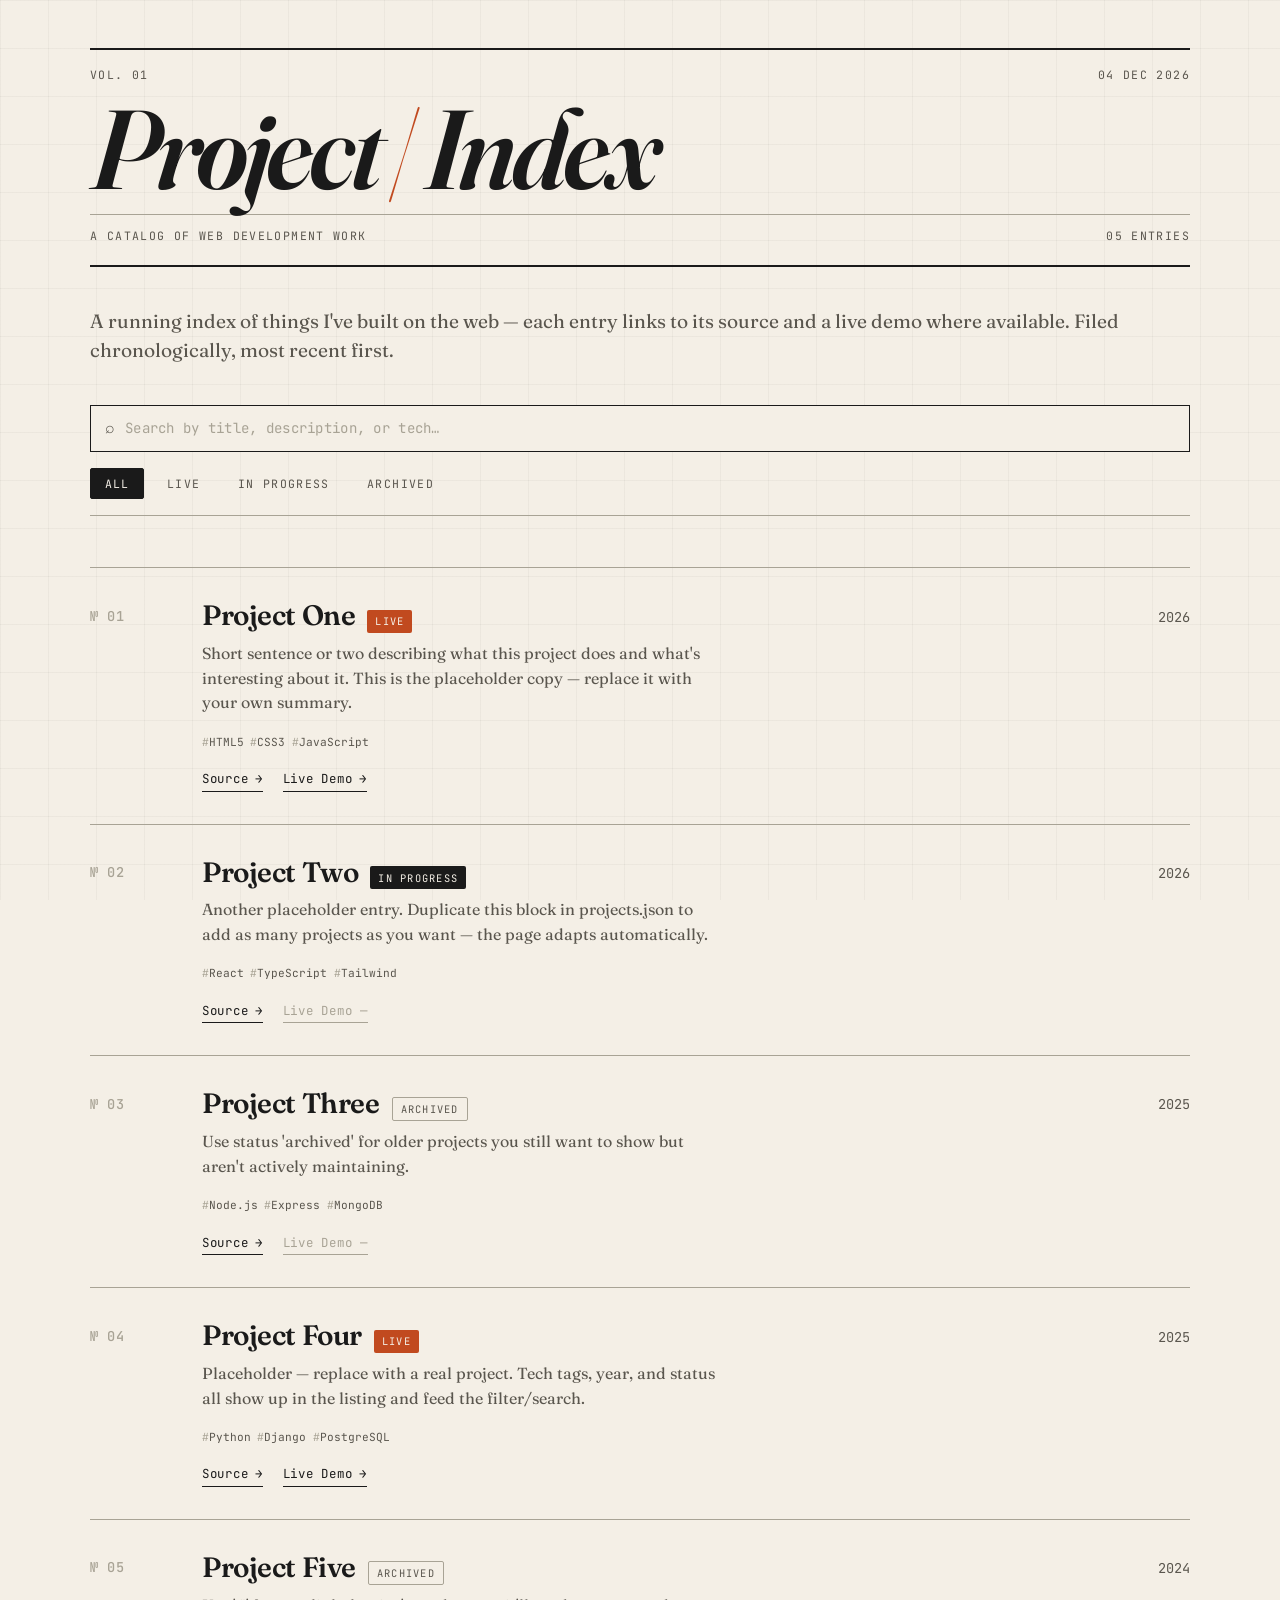
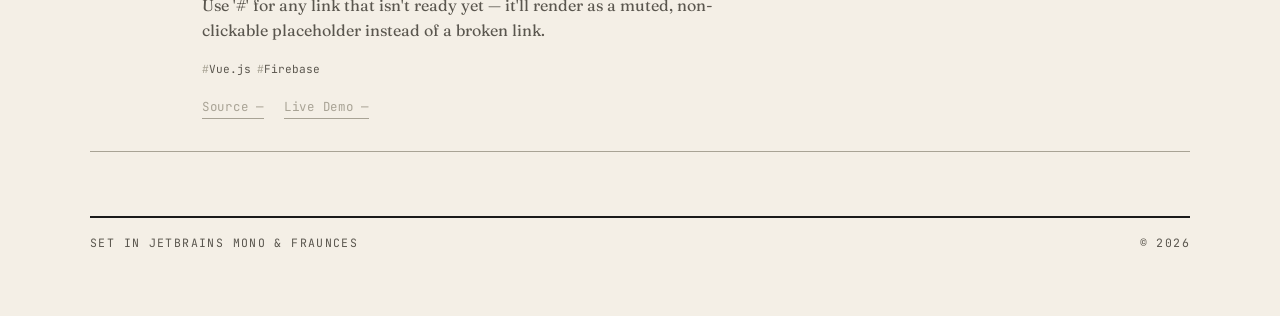
<file: index.html>
<!doctype html>
<html lang="en">
  <head>
    <meta charset="UTF-8" />
    <meta name="viewport" content="width=device-width, initial-scale=1.0" />
    <meta
      name="description"
      content="A catalog of web development projects — source code and live demos."
    />
    <title>Project Index</title>

    <!-- Fonts: editorial pairing — JetBrains Mono (display/meta) + Fraunces (body) -->
    <link rel="preconnect" href="https://fonts.googleapis.com" />
    <link rel="preconnect" href="https://fonts.gstatic.com" crossorigin />
    <link
      href="https://fonts.googleapis.com/css2?family=JetBrains+Mono:wght@400;500;700&family=Fraunces:ital,opsz,wght@0,9..144,400;0,9..144,600;1,9..144,400&display=swap"
      rel="stylesheet"
    />

    <link rel="stylesheet" href="style.css" />
  </head>

  <body>
    <!-- Decorative grid overlay -->
    <div class="grid-bg" aria-hidden="true"></div>

    <!-- ====================================================================
         MASTHEAD: identity + meta
    ==================================================================== -->
    <header class="masthead">
      <div class="masthead__row">
        <span class="masthead__label">Vol. 01</span>
        <span class="masthead__label masthead__label--right" id="today"></span>
      </div>

      <h1 class="title">
        Project<span class="title__slash">/</span>Index
      </h1>

      <div class="masthead__row masthead__row--meta">
        <span class="masthead__label">A catalog of web development work</span>
        <span class="masthead__label masthead__label--right">
          <span id="project-count">—</span> entries
        </span>
      </div>
    </header>

    <!-- ====================================================================
         INTRO: short lead paragraph
    ==================================================================== -->
    <section class="lead">
      <p>
        A running index of things I've built on the web — each entry links
        to its source and a live demo where available. Filed chronologically,
        most recent first.
      </p>
    </section>

    <!-- ====================================================================
         CONTROLS: search + filters
    ==================================================================== -->
    <section class="controls" aria-label="Search and filter projects">
      <div class="search">
        <span class="search__label" aria-hidden="true">⌕</span>
        <input
          type="search"
          id="search"
          class="search__input"
          placeholder="Search by title, description, or tech…"
          aria-label="Search projects"
          autocomplete="off"
        />
        <button
          type="button"
          class="search__clear"
          id="search-clear"
          aria-label="Clear search"
          hidden
        >×</button>
      </div>

      <div class="filters" role="tablist" aria-label="Filter by status">
        <button class="filter is-active" data-filter="all">All</button>
        <button class="filter" data-filter="live">Live</button>
        <button class="filter" data-filter="wip">In Progress</button>
        <button class="filter" data-filter="archived">Archived</button>
      </div>
    </section>

    <!-- Result count / status line -->
    <p class="result-line" id="result-line" aria-live="polite"></p>

    <!-- ====================================================================
         PROJECT LIST: populated from projects.json
    ==================================================================== -->
    <main class="catalog" id="catalog">
      <!-- JS injects <article class="entry"> items here -->
    </main>

    <!-- Shown when filter/search yields no matches -->
    <div class="empty-state" id="empty-state" hidden>
      <p class="empty-state__title">No entries match.</p>
      <p class="empty-state__hint">Try a different search or clear the filters.</p>
    </div>

    <!-- Shown while projects.json loads (covers slow networks / file:// issues) -->
    <div class="loading-state" id="loading-state">
      <p>Loading catalog…</p>
    </div>

    <!-- ====================================================================
         FOOTER
    ==================================================================== -->
    <footer class="colophon">
      <div class="colophon__row">
        <span>Set in JetBrains Mono &amp; Fraunces</span>
        <span>© <span id="year"></span></span>
      </div>
    </footer>

    <script src="app.js"></script>
  </body>
</html>
</file>
<file: style.css>
/* ============================================================================
   PROJECT INDEX — stylesheet
   Aesthetic: editorial / technical journal
     - Warm off-white paper with a subtle grid underlay
     - Mono for metadata and headings; serif for reading prose
     - High-contrast ink with a single accent (burnt orange)
     - Index-card project entries with rule lines, not boxes
   ============================================================================ */

:root {
  /* Palette — warm, paper-like, with a single editorial accent */
  --paper:       #f4efe6;
  --paper-deep:  #ece5d8;
  --ink:         #1a1a1a;
  --ink-soft:    #5a564e;
  --ink-faint:   #a8a395;
  --rule:        #1a1a1a;
  --accent:      #c14a1f;   /* burnt orange */
  --accent-soft: #e8d9c8;

  /* Type */
  --font-mono:   "JetBrains Mono", ui-monospace, SFMono-Regular, Consolas, monospace;
  --font-serif:  "Fraunces", Georgia, "Times New Roman", serif;

  /* Rhythm */
  --page-pad:    clamp(1.25rem, 4vw, 3rem);
  --max-w:       1100px;
}

* { box-sizing: border-box; }

html, body { margin: 0; padding: 0; }

body {
  background: var(--paper);
  color: var(--ink);
  font-family: var(--font-serif);
  font-size: 17px;
  line-height: 1.55;
  -webkit-font-smoothing: antialiased;
  min-height: 100vh;
  padding: var(--page-pad);
  padding-bottom: 4rem;
  position: relative;
  overflow-x: hidden;
}

/* ---------------------------------------------------------------------------
   Decorative grid background — subtle, full-viewport
--------------------------------------------------------------------------- */
.grid-bg {
  position: fixed;
  inset: 0;
  background-image:
    linear-gradient(to right, rgba(26, 26, 26, 0.035) 1px, transparent 1px),
    linear-gradient(to bottom, rgba(26, 26, 26, 0.035) 1px, transparent 1px);
  background-size: 48px 48px;
  pointer-events: none;
  z-index: 0;
}

body > *:not(.grid-bg) {
  position: relative;
  z-index: 1;
  max-width: var(--max-w);
  margin-left: auto;
  margin-right: auto;
}

/* ---------------------------------------------------------------------------
   MASTHEAD
--------------------------------------------------------------------------- */
.masthead {
  border-top: 2px solid var(--rule);
  border-bottom: 2px solid var(--rule);
  padding: 1rem 0 1.25rem;
  margin-bottom: 2.5rem;
}

.masthead__row {
  display: flex;
  justify-content: space-between;
  align-items: baseline;
  gap: 1rem;
}

.masthead__row--meta {
  border-top: 1px solid var(--ink-faint);
  padding-top: 0.75rem;
  margin-top: 0.75rem;
}

.masthead__label {
  font-family: var(--font-mono);
  font-size: 0.72rem;
  letter-spacing: 0.12em;
  text-transform: uppercase;
  color: var(--ink-soft);
}

.masthead__label--right { text-align: right; }

.title {
  font-family: var(--font-serif);
  font-weight: 600;
  font-size: clamp(3rem, 10vw, 7rem);
  line-height: 0.95;
  letter-spacing: -0.035em;
  margin: 0.75rem 0 0.5rem;
  font-style: italic;
}

.title__slash {
  color: var(--accent);
  font-style: normal;
  font-weight: 400;
  padding: 0 0.05em;
}

/* ---------------------------------------------------------------------------
   LEAD PARAGRAPH
--------------------------------------------------------------------------- */
.lead {
  max-width: 42em;
  margin-bottom: 2.5rem;
}

.lead p {
  font-size: 1.2rem;
  line-height: 1.5;
  color: var(--ink-soft);
  margin: 0;
}

/* ---------------------------------------------------------------------------
   CONTROLS: search + filters
--------------------------------------------------------------------------- */
.controls {
  display: flex;
  flex-direction: column;
  gap: 1rem;
  margin-bottom: 1rem;
  padding-bottom: 1rem;
  border-bottom: 1px solid var(--ink-faint);
}

/* Search ------------------------------------------------------------------ */
.search {
  position: relative;
  display: flex;
  align-items: center;
  border: 1.5px solid var(--ink);
  background: var(--paper);
  transition: border-color 160ms ease;
}

.search:focus-within {
  border-color: var(--accent);
}

.search__label {
  font-family: var(--font-mono);
  font-size: 1rem;
  color: var(--ink-soft);
  padding: 0 0 0 0.85rem;
  user-select: none;
}

.search__input {
  flex: 1;
  border: 0;
  background: transparent;
  padding: 0.85rem 0.85rem 0.85rem 0.65rem;
  font-family: var(--font-mono);
  font-size: 0.88rem;
  color: var(--ink);
  outline: none;
  letter-spacing: 0.02em;
}

.search__input::placeholder {
  color: var(--ink-faint);
}

/* Hide native search "X" in Chrome/Safari — we use our own */
.search__input::-webkit-search-cancel-button,
.search__input::-webkit-search-decoration { -webkit-appearance: none; appearance: none; }

.search__clear {
  background: transparent;
  border: 0;
  color: var(--ink-soft);
  font-size: 1.35rem;
  line-height: 1;
  padding: 0 0.85rem;
  cursor: pointer;
  transition: color 160ms ease;
}

.search__clear:hover { color: var(--accent); }

/* Filters ----------------------------------------------------------------- */
.filters {
  display: flex;
  gap: 0.5rem;
  flex-wrap: wrap;
}

.filter {
  font-family: var(--font-mono);
  font-size: 0.72rem;
  letter-spacing: 0.12em;
  text-transform: uppercase;
  background: transparent;
  color: var(--ink-soft);
  border: 1px solid transparent;
  padding: 0.45rem 0.85rem;
  cursor: pointer;
  border-radius: 2px;
  transition: all 160ms ease;
}

.filter:hover {
  color: var(--ink);
  background: var(--paper-deep);
}

.filter.is-active {
  background: var(--ink);
  color: var(--paper);
  border-color: var(--ink);
}

/* ---------------------------------------------------------------------------
   RESULT LINE
--------------------------------------------------------------------------- */
.result-line {
  font-family: var(--font-mono);
  font-size: 0.7rem;
  letter-spacing: 0.12em;
  text-transform: uppercase;
  color: var(--ink-soft);
  margin: 0 0 1.5rem;
  min-height: 1em;
}

/* ---------------------------------------------------------------------------
   CATALOG — project entries
--------------------------------------------------------------------------- */
.catalog {
  list-style: none;
  padding: 0;
  margin: 0;
}

.entry {
  display: grid;
  grid-template-columns: 80px 1fr auto;
  gap: 2rem;
  padding: 2rem 0;
  border-bottom: 1px solid var(--ink-faint);
  align-items: start;
  position: relative;
  animation: entry-in 400ms ease both;
}

.entry:first-child {
  border-top: 1px solid var(--ink-faint);
}

/* Staggered entry reveal */
.entry:nth-child(1) { animation-delay: 0ms; }
.entry:nth-child(2) { animation-delay: 60ms; }
.entry:nth-child(3) { animation-delay: 120ms; }
.entry:nth-child(4) { animation-delay: 180ms; }
.entry:nth-child(5) { animation-delay: 240ms; }
.entry:nth-child(6) { animation-delay: 300ms; }
.entry:nth-child(n+7) { animation-delay: 360ms; }

@keyframes entry-in {
  from { opacity: 0; transform: translateY(8px); }
  to   { opacity: 1; transform: translateY(0);   }
}

/* Entry number — catalog-style index */
.entry__num {
  font-family: var(--font-mono);
  font-size: 0.85rem;
  font-weight: 500;
  color: var(--ink-faint);
  letter-spacing: 0.05em;
  padding-top: 0.35rem;
}

.entry__body { min-width: 0; }

.entry__head {
  display: flex;
  align-items: baseline;
  gap: 0.75rem;
  flex-wrap: wrap;
  margin-bottom: 0.5rem;
}

.entry__title {
  font-family: var(--font-serif);
  font-weight: 600;
  font-size: 1.75rem;
  line-height: 1.1;
  margin: 0;
  letter-spacing: -0.015em;
}

.entry__status {
  font-family: var(--font-mono);
  font-size: 0.65rem;
  letter-spacing: 0.12em;
  text-transform: uppercase;
  padding: 0.2rem 0.5rem;
  border-radius: 2px;
  white-space: nowrap;
}

.entry__status--live     { background: var(--accent); color: var(--paper); }
.entry__status--wip      { background: var(--ink); color: var(--paper); }
.entry__status--archived { background: transparent; color: var(--ink-soft); border: 1px solid var(--ink-faint); }

.entry__desc {
  color: var(--ink-soft);
  margin: 0.25rem 0 1rem;
  max-width: 52ch;
  font-size: 1rem;
}

.entry__tags {
  display: flex;
  gap: 0.4rem;
  flex-wrap: wrap;
  margin-bottom: 1rem;
}

.entry__tag {
  font-family: var(--font-mono);
  font-size: 0.7rem;
  color: var(--ink-soft);
  padding: 0.15rem 0;
}

.entry__tag::before { content: "#"; color: var(--ink-faint); }

/* Search-term highlighting */
.entry mark {
  background: var(--accent-soft);
  color: var(--ink);
  padding: 0 0.1em;
  border-radius: 1px;
}

/* Links row --------------------------------------------------------------- */
.entry__links {
  display: flex;
  gap: 1.25rem;
  flex-wrap: wrap;
  align-items: center;
}

.entry__link {
  font-family: var(--font-mono);
  font-size: 0.78rem;
  letter-spacing: 0.06em;
  color: var(--ink);
  text-decoration: none;
  display: inline-flex;
  align-items: center;
  gap: 0.4rem;
  padding-bottom: 2px;
  border-bottom: 1px solid var(--ink);
  transition: all 160ms ease;
}

.entry__link:hover {
  color: var(--accent);
  border-bottom-color: var(--accent);
  gap: 0.6rem; /* arrow pushes right on hover */
}

.entry__link--muted {
  color: var(--ink-faint);
  border-bottom-color: var(--ink-faint);
  pointer-events: none;
}

.entry__link-arrow { font-family: var(--font-mono); }

/* Right column — year */
.entry__year {
  font-family: var(--font-mono);
  font-size: 0.85rem;
  color: var(--ink-soft);
  padding-top: 0.4rem;
  white-space: nowrap;
}

/* ---------------------------------------------------------------------------
   EMPTY & LOADING STATES
--------------------------------------------------------------------------- */
.empty-state,
.loading-state {
  text-align: center;
  padding: 4rem 1rem;
}

.empty-state__title {
  font-family: var(--font-serif);
  font-style: italic;
  font-size: 1.5rem;
  color: var(--ink);
  margin: 0 0 0.5rem;
}

.empty-state__hint,
.loading-state p {
  font-family: var(--font-mono);
  font-size: 0.75rem;
  letter-spacing: 0.1em;
  text-transform: uppercase;
  color: var(--ink-soft);
  margin: 0;
}

.loading-state p::after {
  content: "";
  display: inline-block;
  width: 3ch;
  text-align: left;
  animation: dots 1.2s infinite steps(4, end);
}

@keyframes dots {
  0%   { content: ""; }
  25%  { content: "."; }
  50%  { content: ".."; }
  75%  { content: "..."; }
  100% { content: ""; }
}

/* ---------------------------------------------------------------------------
   COLOPHON / FOOTER
--------------------------------------------------------------------------- */
.colophon {
  margin-top: 4rem;
  padding-top: 1rem;
  border-top: 2px solid var(--rule);
}

.colophon__row {
  display: flex;
  justify-content: space-between;
  font-family: var(--font-mono);
  font-size: 0.72rem;
  letter-spacing: 0.12em;
  text-transform: uppercase;
  color: var(--ink-soft);
}

/* ---------------------------------------------------------------------------
   RESPONSIVE
--------------------------------------------------------------------------- */
@media (max-width: 640px) {
  .entry {
    grid-template-columns: 48px 1fr;
    gap: 1rem;
  }
  .entry__year {
    grid-column: 2;
    padding-top: 0;
    margin-top: 0.25rem;
  }
  .entry__title { font-size: 1.4rem; }
  .lead p { font-size: 1.05rem; }
}

/* Respect motion preferences */
@media (prefers-reduced-motion: reduce) {
  .entry { animation: none; }
  .filter, .entry__link, .search { transition: none; }
  .loading-state p::after { animation: none; content: "..."; }
}
</file>
